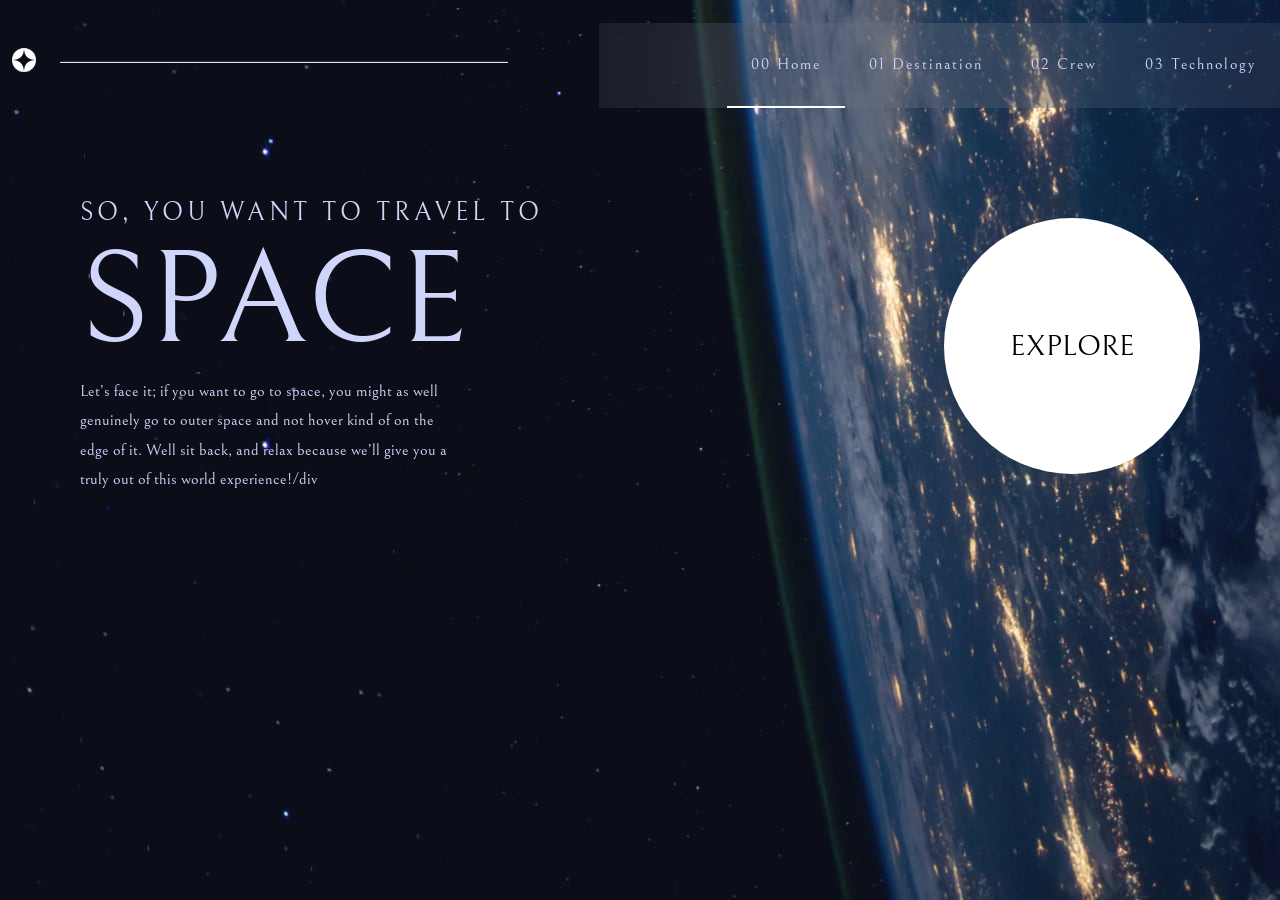
<file: index.html>
<!DOCTYPE html>
<html class="index" lang="en">
  <head>
    <meta charset="UTF-8">
    <meta name="viewport" content="width=device-width, initial-scale=1.0">
    <meta name="robots" content="index, follow">
    <meta name="author" content="omar">
    <meta name="description" content="frontendmentor Challenge">
    <meta name="keywords" content="space_tourism, omar, yama, challenge">
    <link rel="icon" type="image/png" sizes="32x32" href="./assets/favicon-32x32.png">
    <link rel="preload" as="style" href="./css/style.css" onload="this.onload=null;this.rel='stylesheet'">
  </head>
  <body>
    <header>
      <div class="logo"><a href="./index.html"><img src="./assets/shared/logo.svg" loading="lazy" alt="Logo"></a></div>
      <div class="humburger"><img src="./assets/shared/icon-hamburger.svg" loading="lazy" alt=""></div>
      <ul class="nav-links">
        <div class="close"><img src="./assets/shared/icon-close.svg" loading="lazy" alt=""></div>
        <li class="active"><a href="./index.html">00 Home</a></li>
        <li><a href="./destination-moon.html">01 Destination</a></li>
        <li><a href="./crew-commander.html">02 Crew</a></li>
        <li><a href="./technology-vehicle.html">03 Technology</a></li>
      </ul>
    </header>
    <section>
      <div class="content">
        <div class="get-attention">So, you want to travel to</div>
        <div class="space">Space</div>
        <div class="hero">Let’s face it; if you want to go to space, you might as well genuinely go to outer space and not hover kind of on the edge of it. Well sit back, and relax because we’ll give you a truly out of this world experience!/div</div>
      </div>
      <div class="explore"><a class="explore-text" href="./destination-moon.html">Explore</a></div>
    </section>
  </body>
  <script src="./js/main.js" defer></script>
</html>
</file>
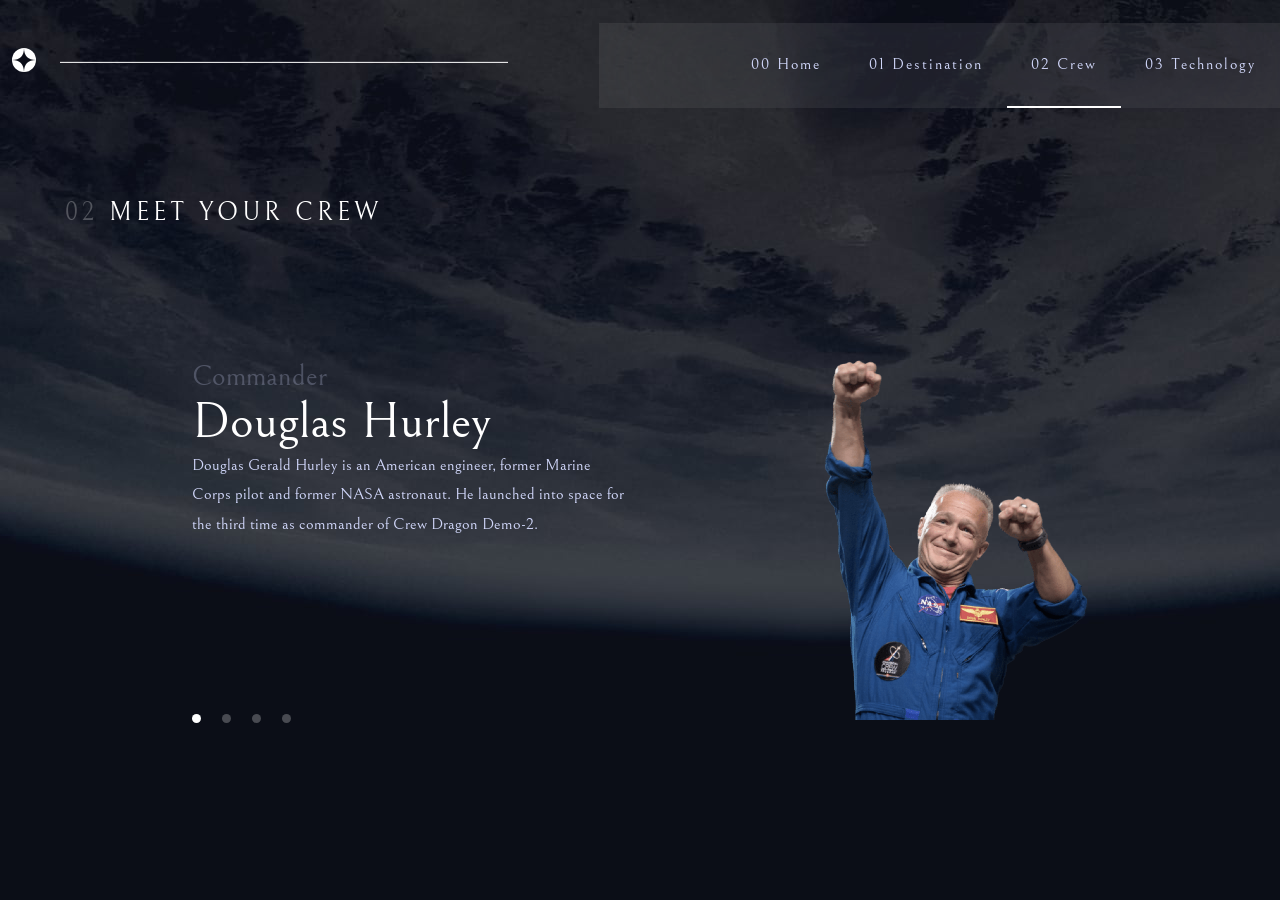
<file: crew-commander.html>
<!DOCTYPE html>
<html class="crew" lang="en">
  <head>
    <meta charset="UTF-8">
    <meta name="viewport" content="width=device-width, initial-scale=1.0">
    <meta name="robots" content="index, follow">
    <meta name="author" content="omar">
    <meta name="description" content="frontendmentor Challenge">
    <meta name="keywords" content="space_tourism, omar, yama, challenge">
    <link rel="icon" type="image/png" sizes="32x32" href="./assets/favicon-32x32.png">
    <link rel="preload" as="style" href="./css/style.css" onload="this.onload=null;this.rel='stylesheet'">
  </head>
  <body>
    <header>
      <div class="logo"><a href="./index.html"><img src="./assets/shared/logo.svg" loading="lazy" alt="Logo"></a></div>
      <div class="humburger"><img src="./assets/shared/icon-hamburger.svg" loading="lazy" alt=""></div>
      <ul class="nav-links">
        <div class="close"><img src="./assets/shared/icon-close.svg" loading="lazy" alt=""></div>
        <li><a href="./index.html">00 Home</a></li>
        <li><a href="./destination-moon.html">01 Destination</a></li>
        <li class="active"><a href="./crew-commander.html">02 Crew</a></li>
        <li><a href="./technology-vehicle.html">03 Technology</a></li>
      </ul>
    </header>
    <p class="title"><span>02</span>  MEET YOUR CREW</p>
    <div class="container">
      <div class="content">
        <div class="explanation">
          <div class="role">COMMANDER</div>
          <div class="name"></div>
          <div class="bio"></div>
        </div>
        <ul class="pagination">
          <li class="active"><a href="./crew-commander.html"></a></li>
          <li><a href="./crew-engineer.html"></a></li>
          <li><a href="./crew-specialist.html"></a></li>
          <li><a href="./crew-pilot.html"></a></li>
        </ul>
      </div>
      <div class="image"><img loading="lazy"></div>
    </div>
    <script>
       fetch('./data.json')
      .then(data => data.json())
      .then(data => {
         let crew = data.crew[0];
         let role = document.querySelector('.container .content .role');
         let name = document.querySelector('.container .content .name');
         let bio = document.querySelector('.container .content .bio');
         let img = document.querySelector('.container .image img');
         role.innerText = crew.role;
         name.innerText = crew.name;
         bio.innerText = crew.bio;
         img.src = crew.images.png;
      }).finally(() => {
      let touchstart = 0;
      let touchend = 0;
      document.addEventListener('touchstart', function(e) {
         touchstart = e.changedTouches[0].screenX;
      });
      
      document.addEventListener('touchend', function(e) {
         if (touchend == touchstart) {
            return true;
         }
      
         try {
         touchend = e.changedTouches[0].screenX;
         // If the touchend position is greater than the touchstart position, it means the user swiped right
         if (touchend < touchstart) {
            document.querySelector('.container .pagination .active').nextElementSibling.firstElementChild.click();
         } else if (touchend > touchstart) {
            document.querySelector('.container .pagination .active').previousElementSibling.firstElementChild.click();
         }
         }
         catch {
            return true;
         }
      });
      });
    </script>
  </body>
  <script src="./js/main.js" defer></script>
</html>
</file>
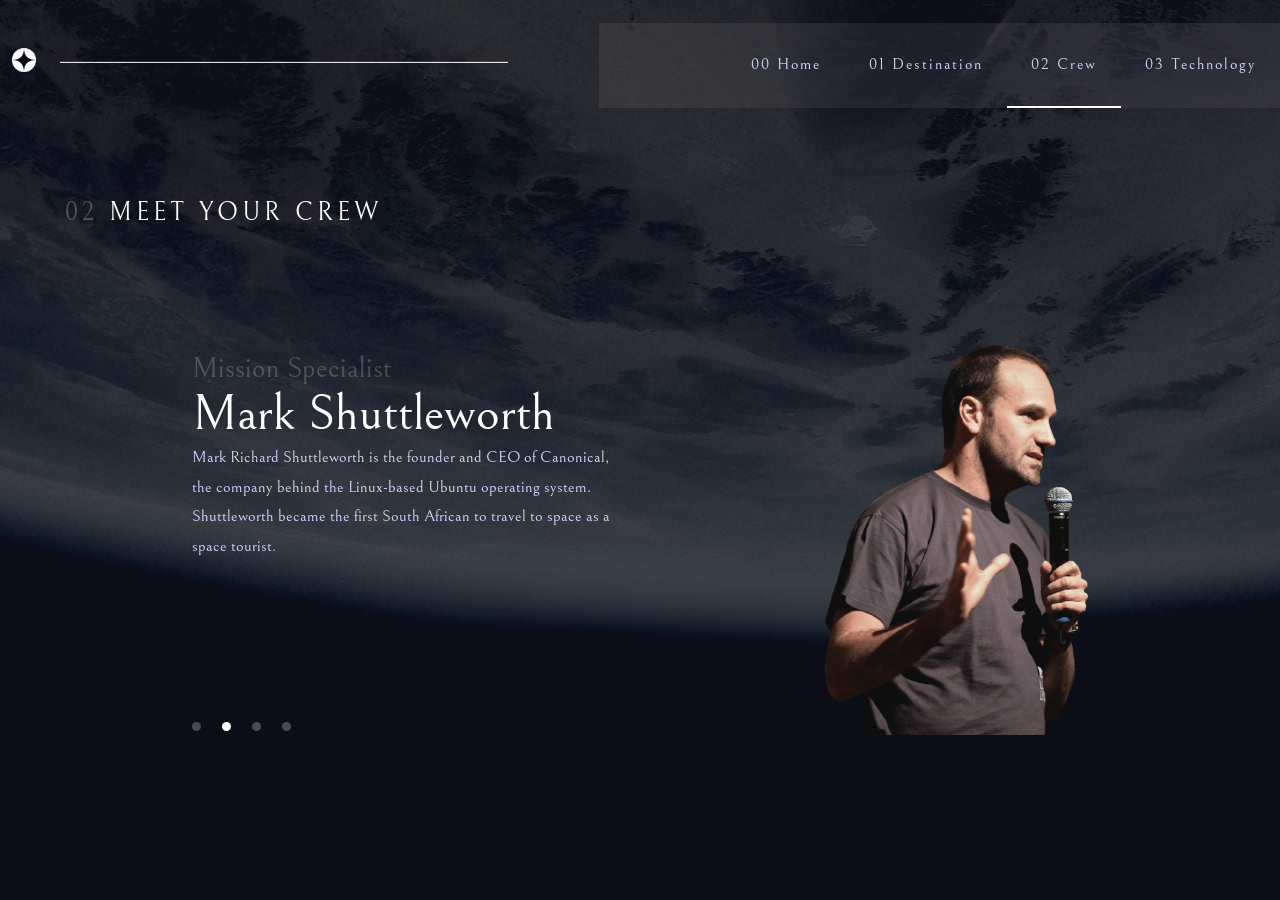
<file: crew-engineer.html>
<!DOCTYPE html>
<html class="crew" lang="en">
  <head>
    <meta charset="UTF-8">
    <meta name="viewport" content="width=device-width, initial-scale=1.0">
    <meta name="robots" content="index, follow">
    <meta name="author" content="omar">
    <meta name="description" content="frontendmentor Challenge">
    <meta name="keywords" content="space_tourism, omar, yama, challenge">
    <link rel="icon" type="image/png" sizes="32x32" href="./assets/favicon-32x32.png">
    <link rel="preload" as="style" href="./css/style.css" onload="this.onload=null;this.rel='stylesheet'">
  </head>
  <body>
    <header>
      <div class="logo"><a href="./index.html"><img src="./assets/shared/logo.svg" loading="lazy" alt="Logo"></a></div>
      <div class="humburger"><img src="./assets/shared/icon-hamburger.svg" loading="lazy" alt=""></div>
      <ul class="nav-links">
        <div class="close"><img src="./assets/shared/icon-close.svg" loading="lazy" alt=""></div>
        <li><a href="./index.html">00 Home</a></li>
        <li><a href="./destination-moon.html">01 Destination</a></li>
        <li class="active"><a href="./crew-commander.html">02 Crew</a></li>
        <li><a href="./technology-vehicle.html">03 Technology</a></li>
      </ul>
    </header>
    <p class="title"><span>02</span>  MEET YOUR CREW</p>
    <div class="container">
      <div class="content">
        <div class="explanation">
          <div class="role">COMMANDER</div>
          <div class="name"></div>
          <div class="bio"></div>
        </div>
        <ul class="pagination">
          <li><a href="./crew-commander.html"></a></li>
          <li class="active"><a href="./crew-engineer.html"></a></li>
          <li><a href="./crew-specialist.html"></a></li>
          <li><a href="./crew-pilot.html"></a></li>
        </ul>
      </div>
      <div class="image"><img loading="lazy"></div>
    </div>
    <script>
       fetch('./data.json')
      .then(data => data.json())
      .then(data => {
         let crew = data.crew[1];
         let role = document.querySelector('.container .content .role');
         let name = document.querySelector('.container .content .name');
         let bio = document.querySelector('.container .content .bio');
         let img = document.querySelector('.container .image img');
         role.innerText = crew.role;
         name.innerText = crew.name;
         bio.innerText = crew.bio;
         img.src = crew.images.png;
      }).finally(() => {
      let touchstart = 0;
      let touchend = 0;
      document.addEventListener('touchstart', function(e) {
         touchstart = e.changedTouches[0].screenX;
      });
      
      document.addEventListener('touchend', function(e) {
         if (touchend == touchstart) {
            return true;
         }
      
         try {
         touchend = e.changedTouches[0].screenX;
         // If the touchend position is greater than the touchstart position, it means the user swiped right
         if (touchend < touchstart) {
            document.querySelector('.container .pagination .active').nextElementSibling.firstElementChild.click();
         } else if (touchend > touchstart) {
            document.querySelector('.container .pagination .active').previousElementSibling.firstElementChild.click();
         }
         }
         catch {
            return true;
         }
      });
      });
    </script>
  </body>
  <script src="./js/main.js" defer></script>
</html>
</file>
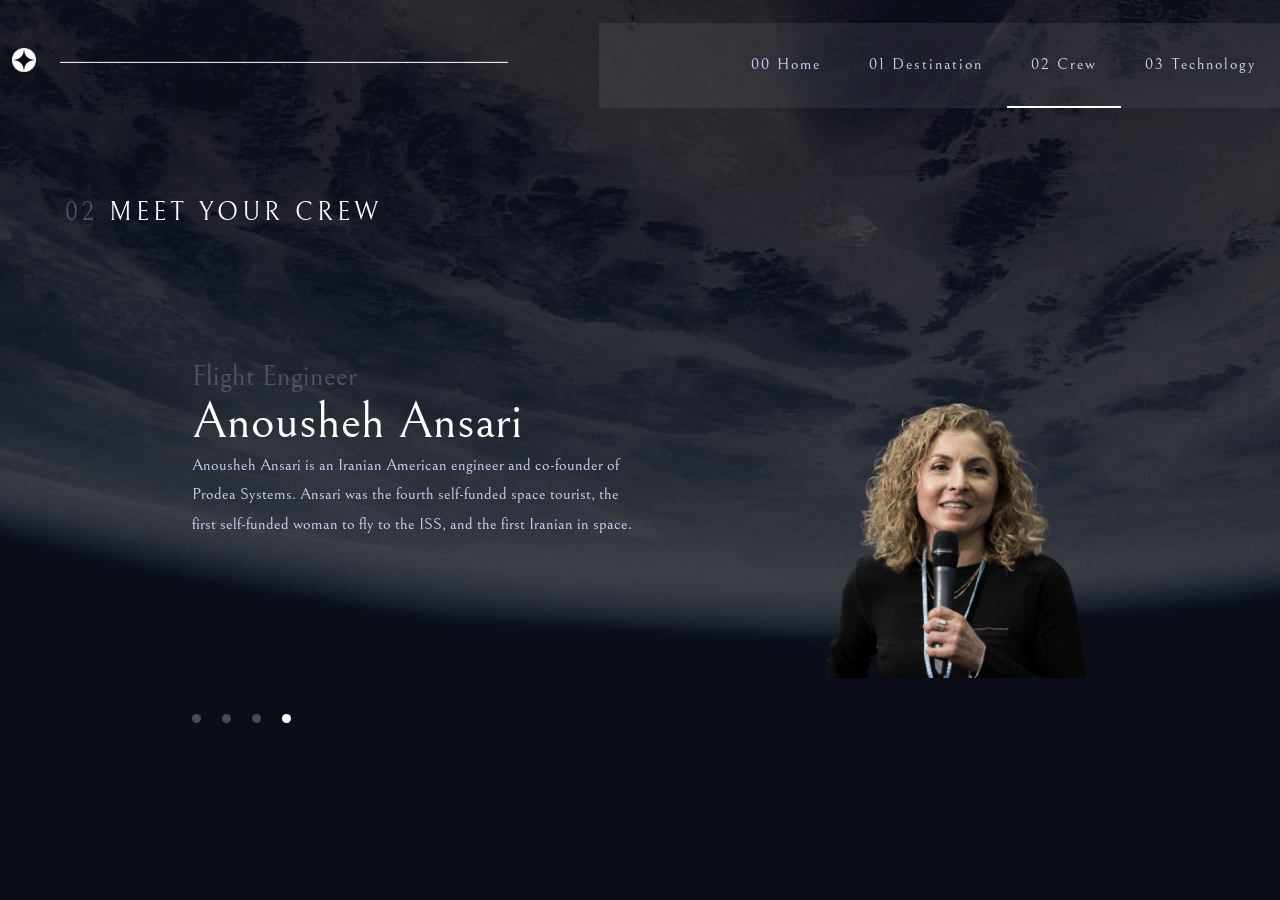
<file: crew-pilot.html>
<!DOCTYPE html>
<html class="crew" lang="en">
  <head>
    <meta charset="UTF-8">
    <meta name="viewport" content="width=device-width, initial-scale=1.0">
    <meta name="robots" content="index, follow">
    <meta name="author" content="omar">
    <meta name="description" content="frontendmentor Challenge">
    <meta name="keywords" content="space_tourism, omar, yama, challenge">
    <link rel="icon" type="image/png" sizes="32x32" href="./assets/favicon-32x32.png">
    <link rel="preload" as="style" href="./css/style.css" onload="this.onload=null;this.rel='stylesheet'">
  </head>
  <body>
    <header>
      <div class="logo"><a href="./index.html"><img src="./assets/shared/logo.svg" loading="lazy" alt="Logo"></a></div>
      <div class="humburger"><img src="./assets/shared/icon-hamburger.svg" loading="lazy" alt=""></div>
      <ul class="nav-links">
        <div class="close"><img src="./assets/shared/icon-close.svg" loading="lazy" alt=""></div>
        <li><a href="./index.html">00 Home</a></li>
        <li><a href="./destination-moon.html">01 Destination</a></li>
        <li class="active"><a href="./crew-commander.html">02 Crew</a></li>
        <li><a href="./technology-vehicle.html">03 Technology</a></li>
      </ul>
    </header>
    <p class="title"><span>02</span>  MEET YOUR CREW</p>
    <div class="container">
      <div class="content">
        <div class="explanation">
          <div class="role">COMMANDER</div>
          <div class="name"></div>
          <div class="bio"></div>
        </div>
        <ul class="pagination">
          <li><a href="./crew-commander.html"></a></li>
          <li><a href="./crew-engineer.html"></a></li>
          <li><a href="./crew-specialist.html"></a></li>
          <li class="active"><a href="./crew-pilot.html"></a></li>
        </ul>
      </div>
      <div class="image"><img loading="lazy"></div>
    </div>
    <script>
       fetch('./data.json')
      .then(data => data.json())
      .then(data => {
         let crew = data.crew[3];
         let role = document.querySelector('.container .content .role');
         let name = document.querySelector('.container .content .name');
         let bio = document.querySelector('.container .content .bio');
         let img = document.querySelector('.container .image img');
         role.innerText = crew.role;
         name.innerText = crew.name;
         bio.innerText = crew.bio;
         img.src = crew.images.png;
      }).finally(() => {
      let touchstart = 0;
      let touchend = 0;
      document.addEventListener('touchstart', function(e) {
         touchstart = e.changedTouches[0].screenX;
      });
      
      document.addEventListener('touchend', function(e) {
         if (touchend == touchstart) {
            return true;
         }
      
         try {
         touchend = e.changedTouches[0].screenX;
         // If the touchend position is greater than the touchstart position, it means the user swiped right
         if (touchend < touchstart) {
            document.querySelector('.container .pagination .active').nextElementSibling.firstElementChild.click();
         } else if (touchend > touchstart) {
            document.querySelector('.container .pagination .active').previousElementSibling.firstElementChild.click();
         }
         }
         catch {
            return true;
         }
      });
      });
    </script>
  </body>
  <script src="./js/main.js" defer></script>
</html>
</file>
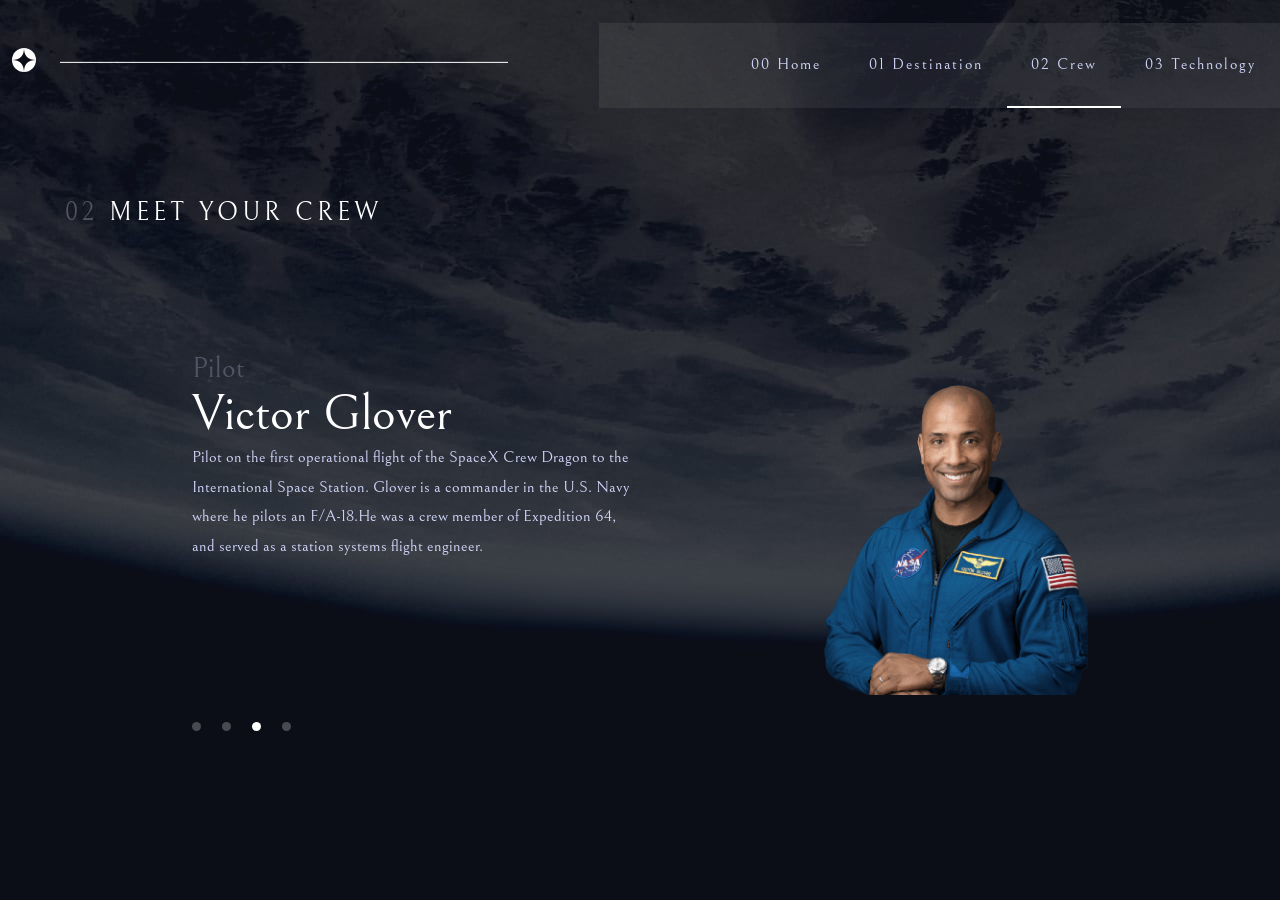
<file: crew-specialist.html>
<!DOCTYPE html>
<html class="crew" lang="en">
  <head>
    <meta charset="UTF-8">
    <meta name="viewport" content="width=device-width, initial-scale=1.0">
    <meta name="robots" content="index, follow">
    <meta name="author" content="omar">
    <meta name="description" content="frontendmentor Challenge">
    <meta name="keywords" content="space_tourism, omar, yama, challenge">
    <link rel="icon" type="image/png" sizes="32x32" href="./assets/favicon-32x32.png">
    <link rel="preload" as="style" href="./css/style.css" onload="this.onload=null;this.rel='stylesheet'">
  </head>
  <body>
    <header>
      <div class="logo"><a href="./index.html"><img src="./assets/shared/logo.svg" loading="lazy" alt="Logo"></a></div>
      <div class="humburger"><img src="./assets/shared/icon-hamburger.svg" loading="lazy" alt=""></div>
      <ul class="nav-links">
        <div class="close"><img src="./assets/shared/icon-close.svg" loading="lazy" alt=""></div>
        <li><a href="./index.html">00 Home</a></li>
        <li><a href="./destination-moon.html">01 Destination</a></li>
        <li class="active"><a href="./crew-commander.html">02 Crew</a></li>
        <li><a href="./technology-vehicle.html">03 Technology</a></li>
      </ul>
    </header>
    <p class="title"><span>02</span>  MEET YOUR CREW</p>
    <div class="container">
      <div class="content">
        <div class="explanation">
          <div class="role">COMMANDER</div>
          <div class="name"></div>
          <div class="bio"></div>
        </div>
        <ul class="pagination">
          <li><a href="./crew-commander.html"></a></li>
          <li><a href="./crew-engineer.html"></a></li>
          <li class="active"><a href="./crew-specialist.html"></a></li>
          <li><a href="./crew-pilot.html"></a></li>
        </ul>
      </div>
      <div class="image"><img loading="lazy"></div>
    </div>
    <script>
       fetch('./data.json')
      .then(data => data.json())
      .then(data => {
         let crew = data.crew[2];
         let role = document.querySelector('.container .content .role');
         let name = document.querySelector('.container .content .name');
         let bio = document.querySelector('.container .content .bio');
         let img = document.querySelector('.container .image img');
         role.innerText = crew.role;
         name.innerText = crew.name;
         bio.innerText = crew.bio;
         img.src = crew.images.png;
      }).finally(() => {
      let touchstart = 0;
      let touchend = 0;
      document.addEventListener('touchstart', function(e) {
         touchstart = e.changedTouches[0].screenX;
      });
      
      document.addEventListener('touchend', function(e) {
         if (touchend == touchstart) {
            return true;
         }
      
         try {
         touchend = e.changedTouches[0].screenX;
         // If the touchend position is greater than the touchstart position, it means the user swiped right
         if (touchend < touchstart) {
            document.querySelector('.container .pagination .active').nextElementSibling.firstElementChild.click();
         } else if (touchend > touchstart) {
            document.querySelector('.container .pagination .active').previousElementSibling.firstElementChild.click();
         }
         }
         catch {
            return true;
         }
      });
      });
    </script>
  </body>
  <script src="./js/main.js" defer></script>
</html>
</file>
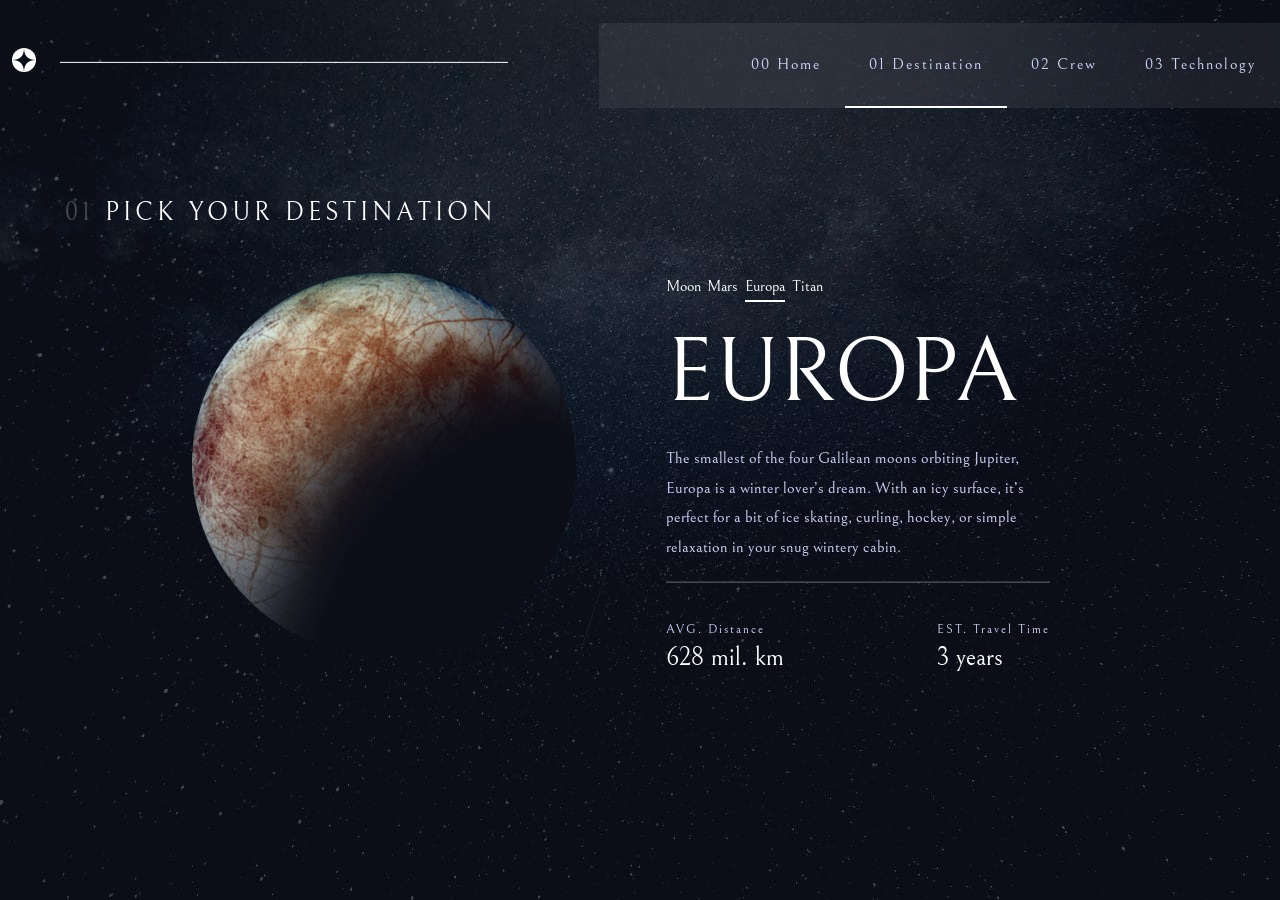
<file: destination-europa.html>
<!DOCTYPE html>
<html class="destination" lang="en">
  <head>
    <meta charset="UTF-8">
    <meta name="viewport" content="width=device-width, initial-scale=1.0">
    <meta name="robots" content="index, follow">
    <meta name="author" content="omar">
    <meta name="description" content="frontendmentor Challenge">
    <meta name="keywords" content="space_tourism, omar, yama, challenge">
    <link rel="icon" type="image/png" sizes="32x32" href="./assets/favicon-32x32.png">
    <link rel="preload" as="style" href="./css/style.css" onload="this.onload=null;this.rel='stylesheet'">
  </head>
  <body>
    <header>
      <div class="logo"><a href="./index.html"><img src="./assets/shared/logo.svg" loading="lazy" alt="Logo"></a></div>
      <div class="humburger"><img src="./assets/shared/icon-hamburger.svg" loading="lazy" alt=""></div>
      <ul class="nav-links">
        <div class="close"><img src="./assets/shared/icon-close.svg" loading="lazy" alt=""></div>
        <li><a href="./index.html">00 Home</a></li>
        <li class="active"><a href="./destination-moon.html">01 Destination</a></li>
        <li><a href="./crew-commander.html">02 Crew</a></li>
        <li><a href="./technology-vehicle.html">03 Technology</a></li>
      </ul>
    </header>
    <p class="title"><span>01</span>  PICK YOUR DESTINATION</p>
    <div class="des_container">
      <div class="destination"><img class="destination-img" src="./assets/destination/image-moon.png" loading="lazy" alt="Moon">
        <div class="destination-cont">
          <ul class="destinations">
            <li><a href="./destination-moon.html">Moon</a></li>
            <li><a href="./destination-mars.html">Mars</a></li>
            <li class="active"><a href="./destination-europa.html">Europa</a></li>
            <li><a href="./destination-titan.html">Titan</a></li>
          </ul>
          <div class="des_info">
            <div class="name">MOON</div>
            <p class="description"></p>
            <hr>
            <div class="info">
              <div class="distance">
                <p class="title">AVG. Distance</p>
                <p class="text"></p>
              </div>
              <div class="travel-time">
                <p class="title">EST. Travel Time</p>
                <p class="text"></p>
              </div>
            </div>
          </div>
        </div>
      </div>
    </div>
    <script>
      fetch('./data.json')
      .then(response => response.json())
      .then(data => {
         const destination = data.destinations[2]
         const name = document.querySelector('.name');
         const img = document.querySelector('.destination-img');
         const distance = document.querySelector('.distance .text');
         const travelTime = document.querySelector('.travel-time .text');
         const description = document.querySelector('.description');
         distance.innerHTML = destination.distance
         travelTime.innerHTML = destination.travel
         description.innerHTML = destination.description
         name.innerHTML = destination.name
         img.src = destination.images.png
      })
    </script>
  </body>
  <script src="./js/main.js" defer></script>
</html>
</file>
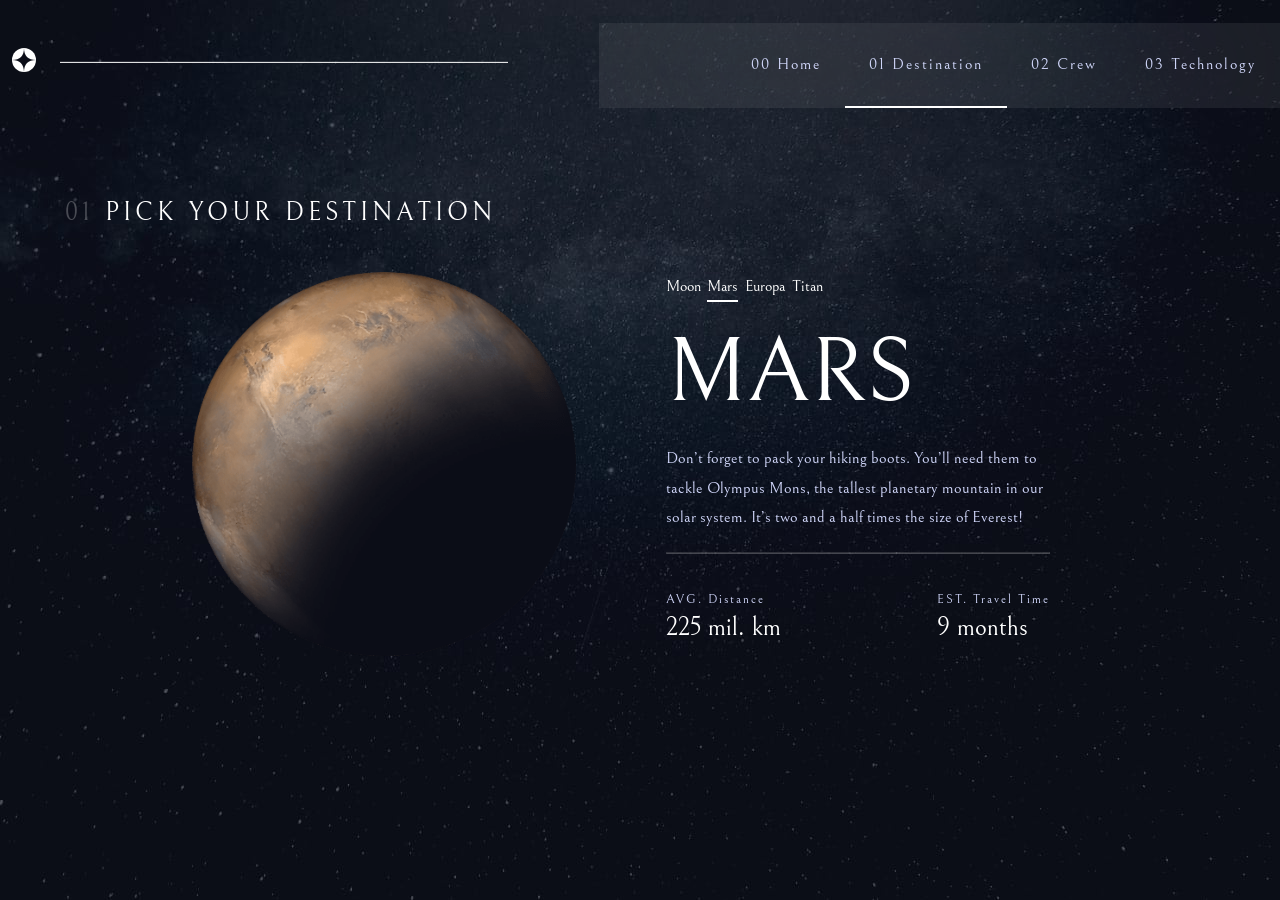
<file: destination-mars.html>
<!DOCTYPE html>
<html class="destination" lang="en">
  <head>
    <meta charset="UTF-8">
    <meta name="viewport" content="width=device-width, initial-scale=1.0">
    <meta name="robots" content="index, follow">
    <meta name="author" content="omar">
    <meta name="description" content="frontendmentor Challenge">
    <meta name="keywords" content="space_tourism, omar, yama, challenge">
    <link rel="icon" type="image/png" sizes="32x32" href="./assets/favicon-32x32.png">
    <link rel="preload" as="style" href="./css/style.css" onload="this.onload=null;this.rel='stylesheet'">
  </head>
  <body>
    <header>
      <div class="logo"><a href="./index.html"><img src="./assets/shared/logo.svg" loading="lazy" alt="Logo"></a></div>
      <div class="humburger"><img src="./assets/shared/icon-hamburger.svg" loading="lazy" alt=""></div>
      <ul class="nav-links">
        <div class="close"><img src="./assets/shared/icon-close.svg" loading="lazy" alt=""></div>
        <li><a href="./index.html">00 Home</a></li>
        <li class="active"><a href="./destination-moon.html">01 Destination</a></li>
        <li><a href="./crew-commander.html">02 Crew</a></li>
        <li><a href="./technology-vehicle.html">03 Technology</a></li>
      </ul>
    </header>
    <p class="title"><span>01</span>  PICK YOUR DESTINATION</p>
    <div class="des_container">
      <div class="destination"><img class="destination-img" src="./assets/destination/image-moon.png" loading="lazy" alt="Moon">
        <div class="destination-cont">
          <ul class="destinations">
            <li><a href="./destination-moon.html">Moon</a></li>
            <li class="active"><a href="./destination-mars.html">Mars</a></li>
            <li><a href="./destination-europa.html">Europa</a></li>
            <li><a href="./destination-titan.html">Titan</a></li>
          </ul>
          <div class="des_info">
            <div class="name">MOON</div>
            <p class="description"></p>
            <hr>
            <div class="info">
              <div class="distance">
                <p class="title">AVG. Distance</p>
                <p class="text"></p>
              </div>
              <div class="travel-time">
                <p class="title">EST. Travel Time</p>
                <p class="text"></p>
              </div>
            </div>
          </div>
        </div>
      </div>
    </div>
    <script>
      fetch('./data.json')
      .then(response => response.json())
      .then(data => {
         const destination = data.destinations[1]
         const name = document.querySelector('.name');
         const img = document.querySelector('.destination-img');
         const distance = document.querySelector('.distance .text');
         const travelTime = document.querySelector('.travel-time .text');
         const description = document.querySelector('.description');
         distance.innerHTML = destination.distance
         travelTime.innerHTML = destination.travel
         description.innerHTML = destination.description
         name.innerHTML = destination.name
         img.src = destination.images.png
      })
    </script>
  </body>
  <script src="./js/main.js" defer></script>
</html>
</file>
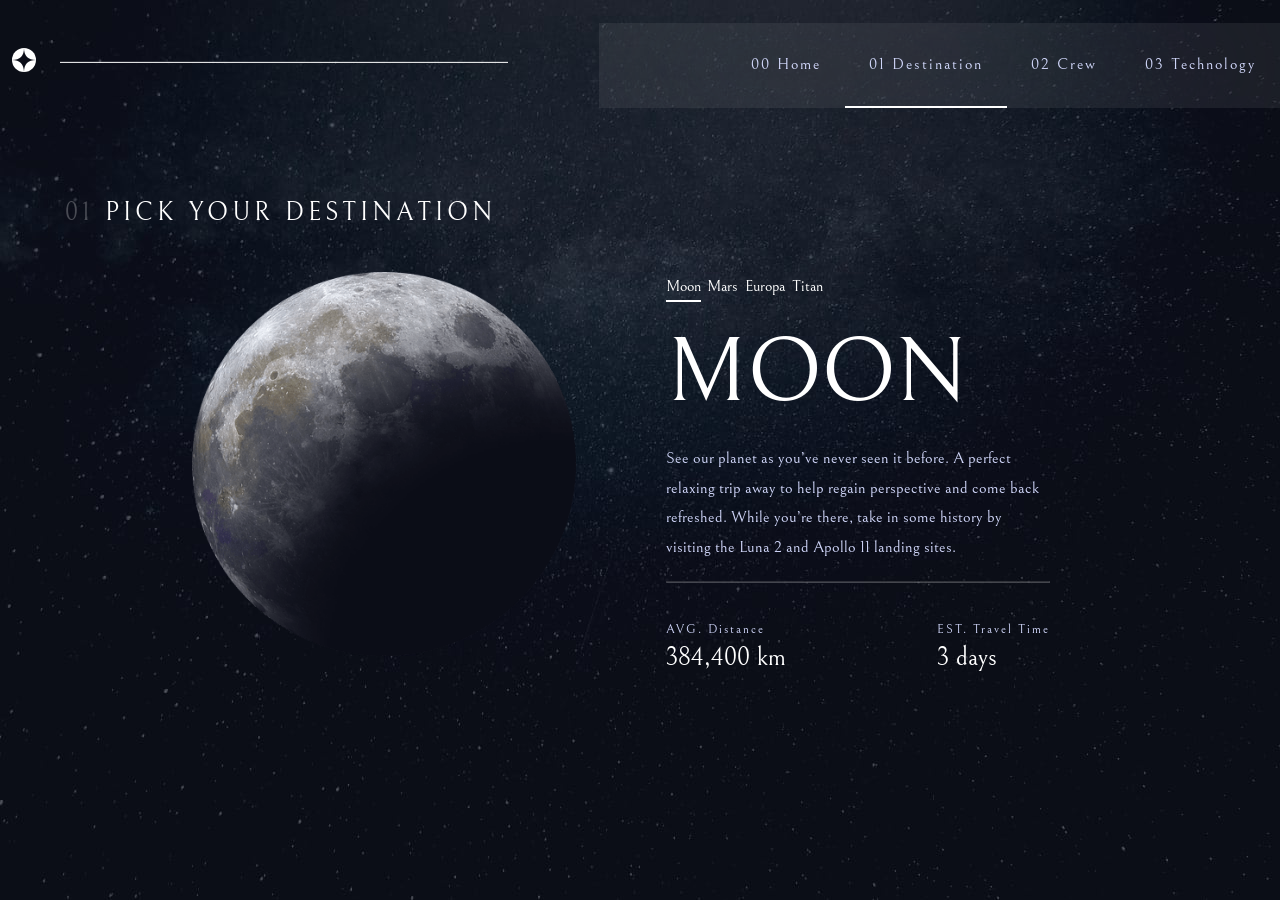
<file: destination-moon.html>
<!DOCTYPE html>
<html class="destination" lang="en">
  <head>
    <meta charset="UTF-8">
    <meta name="viewport" content="width=device-width, initial-scale=1.0">
    <meta name="robots" content="index, follow">
    <meta name="author" content="omar">
    <meta name="description" content="frontendmentor Challenge">
    <meta name="keywords" content="space_tourism, omar, yama, challenge">
    <link rel="icon" type="image/png" sizes="32x32" href="./assets/favicon-32x32.png">
    <link rel="preload" as="style" href="./css/style.css" onload="this.onload=null;this.rel='stylesheet'">
  </head>
  <body>
    <header>
      <div class="logo"><a href="./index.html"><img src="./assets/shared/logo.svg" loading="lazy" alt="Logo"></a></div>
      <div class="humburger"><img src="./assets/shared/icon-hamburger.svg" loading="lazy" alt=""></div>
      <ul class="nav-links">
        <div class="close"><img src="./assets/shared/icon-close.svg" loading="lazy" alt=""></div>
        <li><a href="./index.html">00 Home</a></li>
        <li class="active"><a href="./destination-moon.html">01 Destination</a></li>
        <li><a href="./crew-commander.html">02 Crew</a></li>
        <li><a href="./technology-vehicle.html">03 Technology</a></li>
      </ul>
    </header>
    <p class="title"><span>01</span>  PICK YOUR DESTINATION</p>
    <div class="des_container">
      <div class="destination"><img class="destination-img" src="./assets/destination/image-moon.png" loading="lazy" alt="Moon">
        <div class="destination-cont">
          <ul class="destinations">
            <li class="active"><a href="./destination-moon.html">Moon</a></li>
            <li><a href="./destination-mars.html">Mars</a></li>
            <li><a href="./destination-europa.html">Europa</a></li>
            <li><a href="./destination-titan.html">Titan</a></li>
          </ul>
          <div class="des_info">
            <div class="name">MOON</div>
            <p class="description"></p>
            <hr>
            <div class="info">
              <div class="distance">
                <p class="title">AVG. Distance</p>
                <p class="text"></p>
              </div>
              <div class="travel-time">
                <p class="title">EST. Travel Time</p>
                <p class="text"></p>
              </div>
            </div>
          </div>
        </div>
      </div>
    </div>
    <script>
      fetch('./data.json')
      .then(response => response.json())
      .then(data => {
         const destination = data.destinations[0]
         const name = document.querySelector('.name');
         const img = document.querySelector('.destination-img');
         const distance = document.querySelector('.distance .text');
         const travelTime = document.querySelector('.travel-time .text');
         const description = document.querySelector('.description');
         distance.innerHTML = destination.distance
         travelTime.innerHTML = destination.travel
         description.innerHTML = destination.description
         name.innerHTML = destination.name
         img.src = destination.images.png
      })
    </script>
  </body>
  <script src="./js/main.js" defer></script>
</html>
</file>
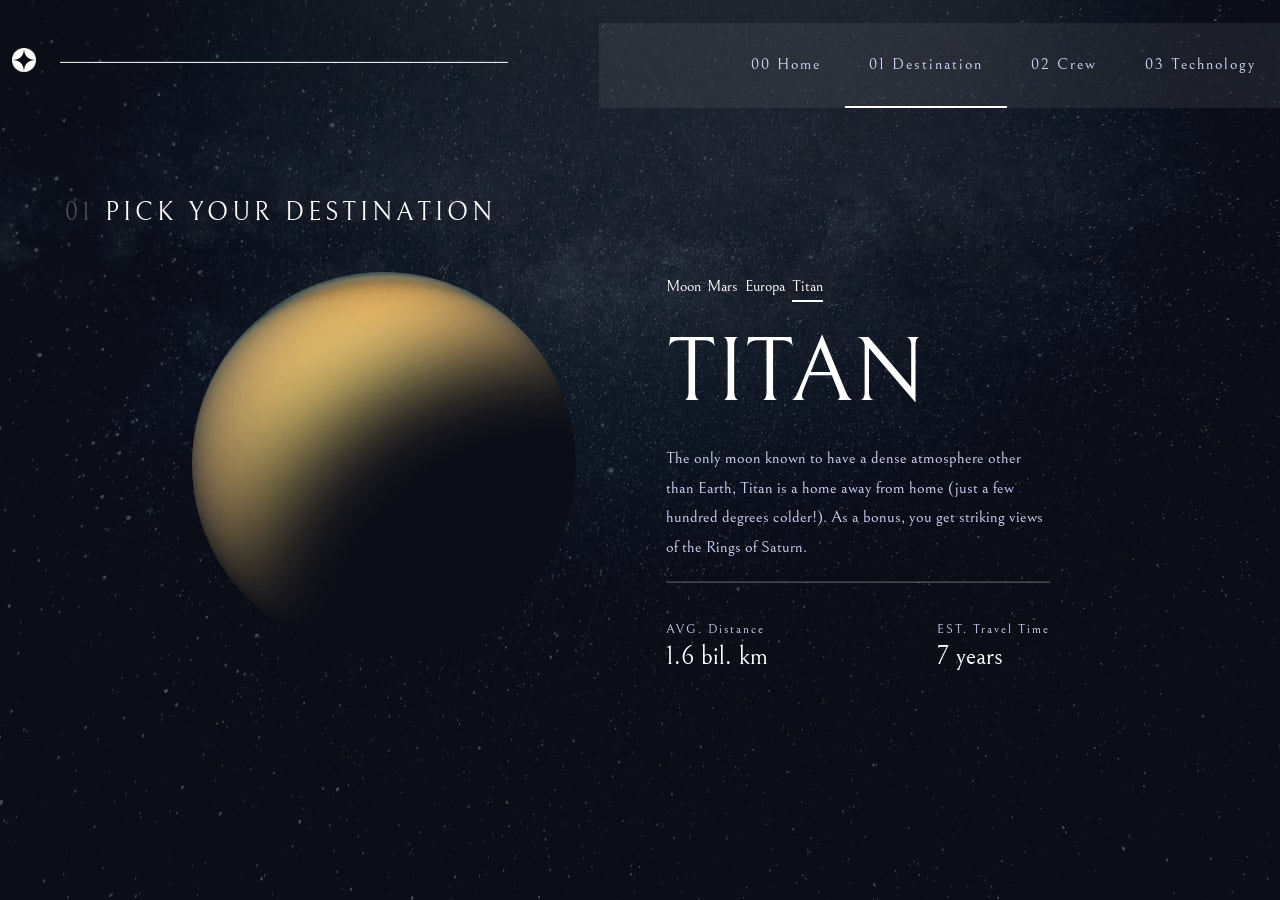
<file: destination-titan.html>
<!DOCTYPE html>
<html class="destination" lang="en">
  <head>
    <meta charset="UTF-8">
    <meta name="viewport" content="width=device-width, initial-scale=1.0">
    <meta name="robots" content="index, follow">
    <meta name="author" content="omar">
    <meta name="description" content="frontendmentor Challenge">
    <meta name="keywords" content="space_tourism, omar, yama, challenge">
    <link rel="icon" type="image/png" sizes="32x32" href="./assets/favicon-32x32.png">
    <link rel="preload" as="style" href="./css/style.css" onload="this.onload=null;this.rel='stylesheet'">
  </head>
  <body>
    <header>
      <div class="logo"><a href="./index.html"><img src="./assets/shared/logo.svg" loading="lazy" alt="Logo"></a></div>
      <div class="humburger"><img src="./assets/shared/icon-hamburger.svg" loading="lazy" alt=""></div>
      <ul class="nav-links">
        <div class="close"><img src="./assets/shared/icon-close.svg" loading="lazy" alt=""></div>
        <li><a href="./index.html">00 Home</a></li>
        <li class="active"><a href="./destination-moon.html">01 Destination</a></li>
        <li><a href="./crew-commander.html">02 Crew</a></li>
        <li><a href="./technology-vehicle.html">03 Technology</a></li>
      </ul>
    </header>
    <p class="title"><span>01</span>  PICK YOUR DESTINATION</p>
    <div class="des_container">
      <div class="destination"><img class="destination-img" src="./assets/destination/image-moon.png" loading="lazy" alt="Moon">
        <div class="destination-cont">
          <ul class="destinations">
            <li><a href="./destination-moon.html">Moon</a></li>
            <li><a href="./destination-mars.html">Mars</a></li>
            <li><a href="./destination-europa.html">Europa</a></li>
            <li class="active"><a href="./destination-titan.html">Titan</a></li>
          </ul>
          <div class="des_info">
            <div class="name">MOON</div>
            <p class="description"></p>
            <hr>
            <div class="info">
              <div class="distance">
                <p class="title">AVG. Distance</p>
                <p class="text"></p>
              </div>
              <div class="travel-time">
                <p class="title">EST. Travel Time</p>
                <p class="text"></p>
              </div>
            </div>
          </div>
        </div>
      </div>
    </div>
    <script>
      fetch('./data.json')
      .then(response => response.json())
      .then(data => {
         const destination = data.destinations[3]
         const name = document.querySelector('.name');
         const img = document.querySelector('.destination-img');
         const distance = document.querySelector('.distance .text');
         const travelTime = document.querySelector('.travel-time .text');
         const description = document.querySelector('.description');
         distance.innerHTML = destination.distance
         travelTime.innerHTML = destination.travel
         description.innerHTML = destination.description
         name.innerHTML = destination.name
         img.src = destination.images.png
      })
    </script>
  </body>
  <script src="./js/main.js" defer></script>
</html>
</file>
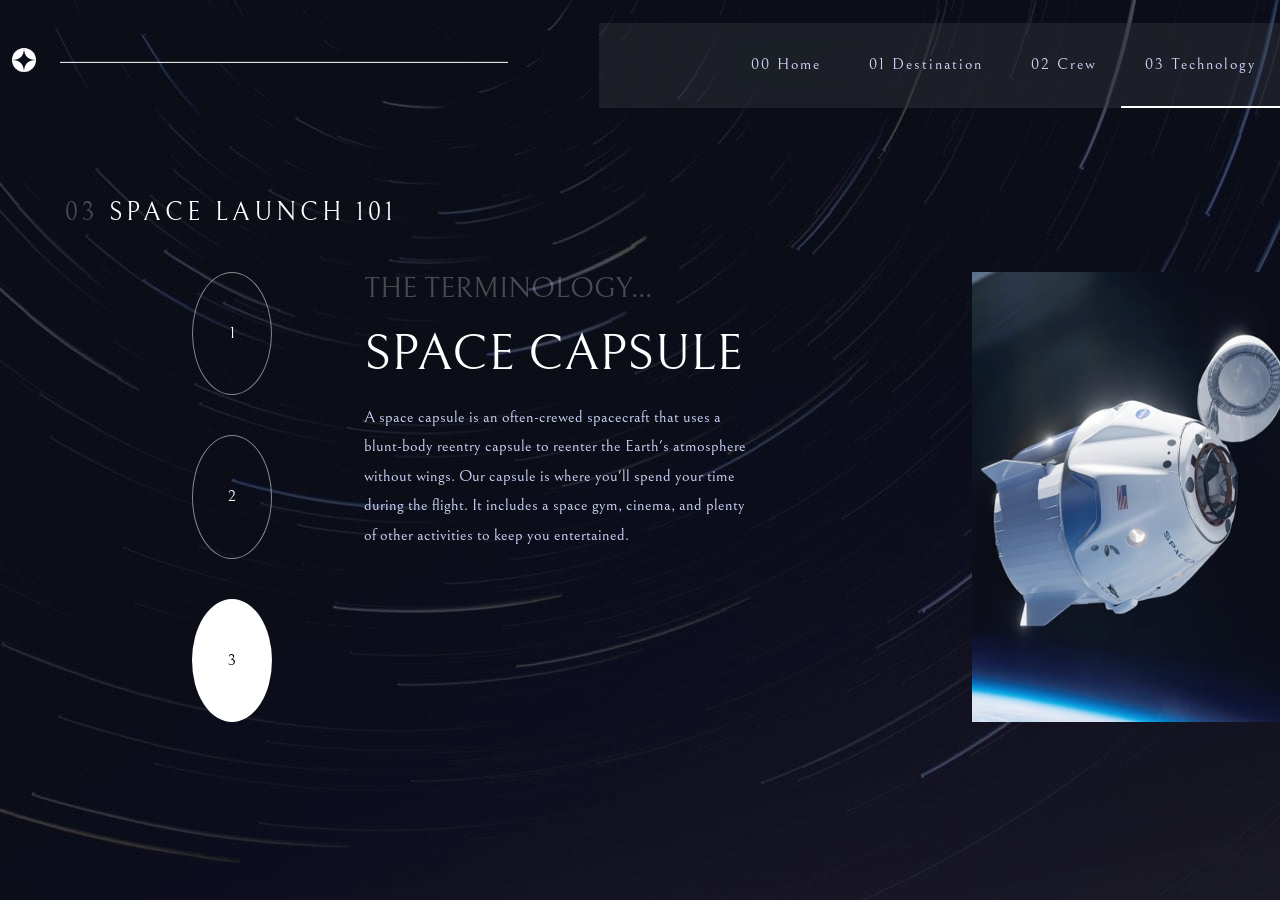
<file: technology-capsule.html>
<!DOCTYPE html>
<html class="technology" lang="en">
  <head>
    <meta charset="UTF-8">
    <meta name="viewport" content="width=device-width, initial-scale=1.0">
    <meta name="robots" content="index, follow">
    <meta name="author" content="omar">
    <meta name="description" content="frontendmentor Challenge">
    <meta name="keywords" content="space_tourism, omar, yama, challenge">
    <link rel="icon" type="image/png" sizes="32x32" href="./assets/favicon-32x32.png">
    <link rel="preload" as="style" href="./css/style.css" onload="this.onload=null;this.rel='stylesheet'">
  </head>
  <body>
    <header>
      <div class="logo"><a href="./index.html"><img src="./assets/shared/logo.svg" loading="lazy" alt="Logo"></a></div>
      <div class="humburger"><img src="./assets/shared/icon-hamburger.svg" loading="lazy" alt=""></div>
      <ul class="nav-links">
        <div class="close"><img src="./assets/shared/icon-close.svg" loading="lazy" alt=""></div>
        <li><a href="./index.html">00 Home</a></li>
        <li><a href="./destination-moon.html">01 Destination</a></li>
        <li><a href="./crew-commander.html">02 Crew</a></li>
        <li class="active"><a href="./technology-vehicle.html">03 Technology</a></li>
      </ul>
    </header>
    <p class="title"><span>03</span>  SPACE LAUNCH 101</p>
    <div class="container">
      <div class="content">
        <ul class="pagination">
          <li><a href="./technology-vehicle.html">1</a></li>
          <li><a href="./technology-spaceport.html">2</a></li>
          <li class="active"><a href="./technology-capsule.html">3</a></li>
        </ul>
        <div class="explanation">
          <div class="commander">THE TERMINOLOGY...</div>
          <div class="name"></div>
          <div class="description"></div>
        </div>
      </div>
      <div class="image"><img loading="lazy" alt="technology image"></div>
    </div>
    <script>
      let name = document.querySelector('.container .content .name');
      let description = document.querySelector('.container .content .description');
      let img = document.querySelector('.container .image img');
      fetch('./data.json')
      .then(data => data.json())
      .then(data => {
         let tech = data.technology[2];
         name.innerText = tech.name;
         description.innerText = tech.description;
         console.log(document.body.offsetWidth);
         img.dataset.portrait = tech.images.portrait;
         img.dataset.landscape = tech.images.landscape;
         if (document.body.offsetWidth > 978) {
            img.src = tech.images.portrait;
         } else {
            img.src = tech.images.landscape;
         }
      });
      document.body.onresize = function(e) {
         if (document.body.offsetWidth > 978) {
            img.src = img.dataset.portrait;
         } else {
            img.src = img.dataset.landscape;
         }
      }
    </script>
  </body>
  <script src="./js/main.js" defer></script>
</html>
</file>
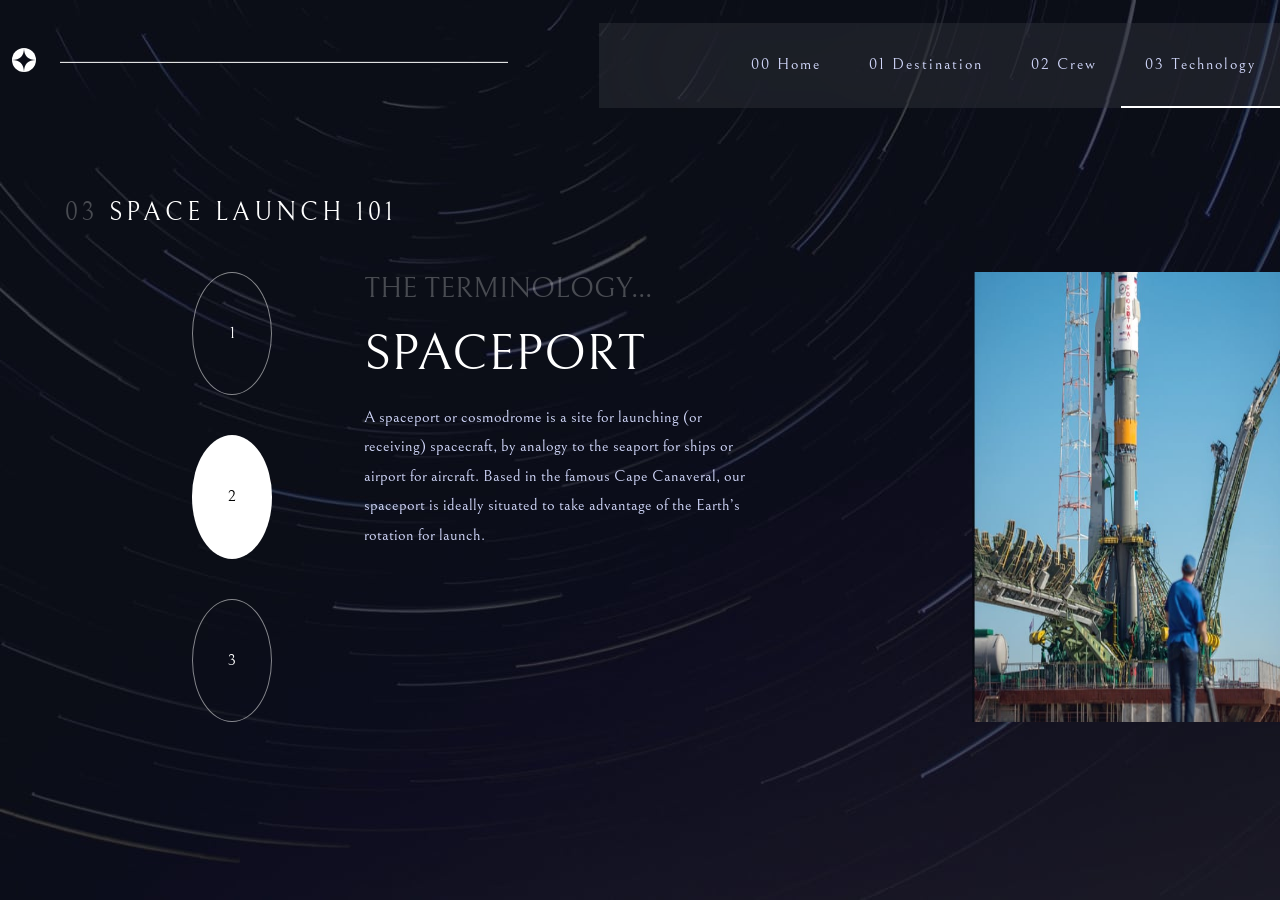
<file: technology-spaceport.html>
<!DOCTYPE html>
<html class="technology" lang="en">
  <head>
    <meta charset="UTF-8">
    <meta name="viewport" content="width=device-width, initial-scale=1.0">
    <meta name="robots" content="index, follow">
    <meta name="author" content="omar">
    <meta name="description" content="frontendmentor Challenge">
    <meta name="keywords" content="space_tourism, omar, yama, challenge">
    <link rel="icon" type="image/png" sizes="32x32" href="./assets/favicon-32x32.png">
    <link rel="preload" as="style" href="./css/style.css" onload="this.onload=null;this.rel='stylesheet'">
  </head>
  <body>
    <header>
      <div class="logo"><a href="./index.html"><img src="./assets/shared/logo.svg" loading="lazy" alt="Logo"></a></div>
      <div class="humburger"><img src="./assets/shared/icon-hamburger.svg" loading="lazy" alt=""></div>
      <ul class="nav-links">
        <div class="close"><img src="./assets/shared/icon-close.svg" loading="lazy" alt=""></div>
        <li><a href="./index.html">00 Home</a></li>
        <li><a href="./destination-moon.html">01 Destination</a></li>
        <li><a href="./crew-commander.html">02 Crew</a></li>
        <li class="active"><a href="./technology-vehicle.html">03 Technology</a></li>
      </ul>
    </header>
    <p class="title"><span>03</span>  SPACE LAUNCH 101</p>
    <div class="container">
      <div class="content">
        <ul class="pagination">
          <li><a href="./technology-vehicle.html">1</a></li>
          <li class="active"><a href="./technology-spaceport.html">2</a></li>
          <li><a href="./technology-capsule.html">3</a></li>
        </ul>
        <div class="explanation">
          <div class="commander">THE TERMINOLOGY...</div>
          <div class="name"></div>
          <div class="description"></div>
        </div>
      </div>
      <div class="image"><img loading="lazy" alt="technology image"></div>
    </div>
    <script>
      let name = document.querySelector('.container .content .name');
      let description = document.querySelector('.container .content .description');
      let img = document.querySelector('.container .image img');
      fetch('./data.json')
      .then(data => data.json())
      .then(data => {
         let tech = data.technology[1];
         name.innerText = tech.name;
         description.innerText = tech.description;
         console.log(document.body.offsetWidth);
         img.dataset.portrait = tech.images.portrait;
         img.dataset.landscape = tech.images.landscape;
         if (document.body.offsetWidth > 978) {
            img.src = tech.images.portrait;
         } else {
            img.src = tech.images.landscape;
         }
      });
      document.body.onresize = function(e) {
         if (document.body.offsetWidth > 978) {
            img.src = img.dataset.portrait;
         } else {
            img.src = img.dataset.landscape;
         }
      }
    </script>
  </body>
  <script src="./js/main.js" defer></script>
</html>
</file>
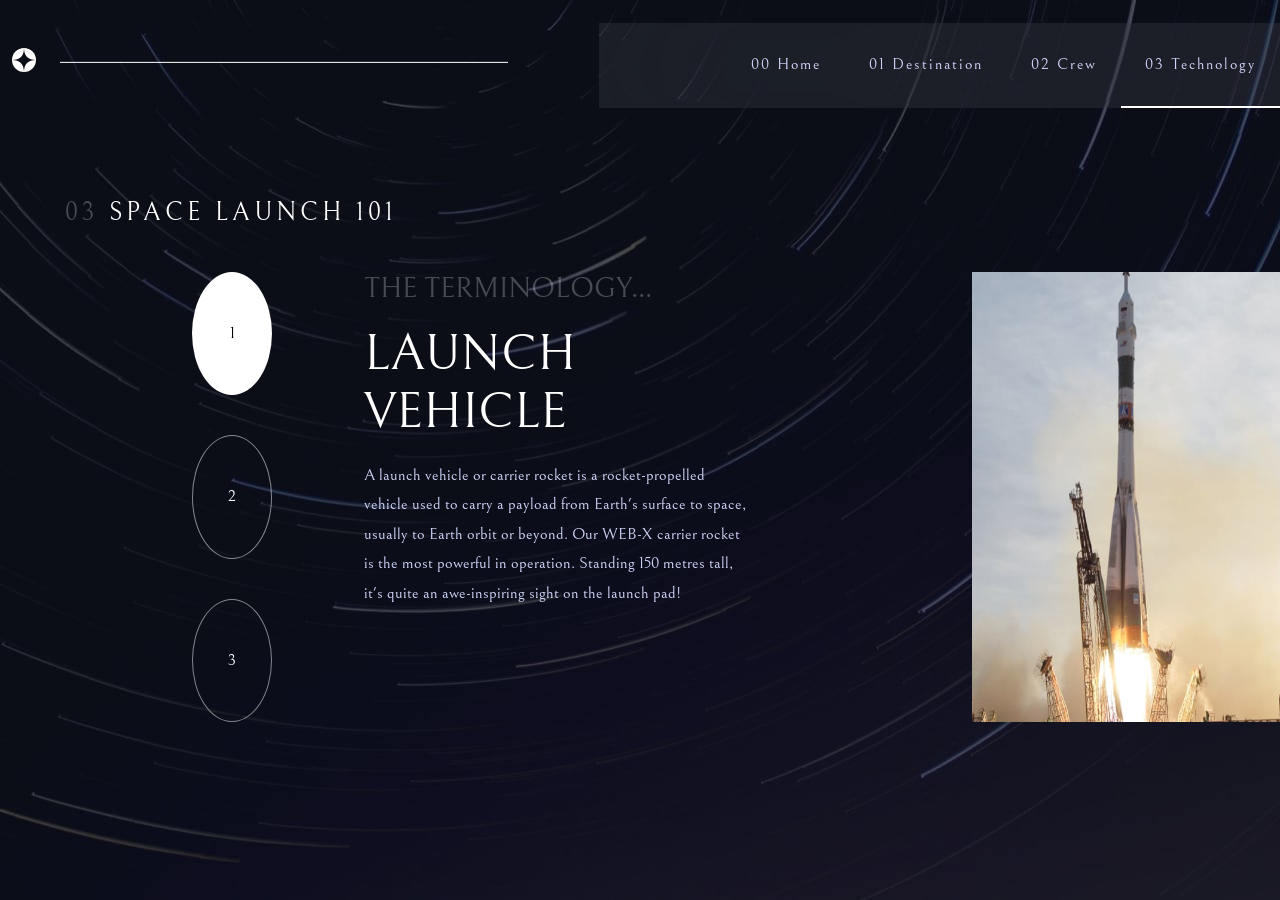
<file: technology-vehicle.html>
<!DOCTYPE html>
<html class="technology" lang="en">
  <head>
    <meta charset="UTF-8">
    <meta name="viewport" content="width=device-width, initial-scale=1.0">
    <meta name="robots" content="index, follow">
    <meta name="author" content="omar">
    <meta name="description" content="frontendmentor Challenge">
    <meta name="keywords" content="space_tourism, omar, yama, challenge">
    <link rel="icon" type="image/png" sizes="32x32" href="./assets/favicon-32x32.png">
    <link rel="preload" as="style" href="./css/style.css" onload="this.onload=null;this.rel='stylesheet'">
  </head>
  <body>
    <header>
      <div class="logo"><a href="./index.html"><img src="./assets/shared/logo.svg" loading="lazy" alt="Logo"></a></div>
      <div class="humburger"><img src="./assets/shared/icon-hamburger.svg" loading="lazy" alt=""></div>
      <ul class="nav-links">
        <div class="close"><img src="./assets/shared/icon-close.svg" loading="lazy" alt=""></div>
        <li><a href="./index.html">00 Home</a></li>
        <li><a href="./destination-moon.html">01 Destination</a></li>
        <li><a href="./crew-commander.html">02 Crew</a></li>
        <li class="active"><a href="./technology-vehicle.html">03 Technology</a></li>
      </ul>
    </header>
    <p class="title"><span>03</span>  SPACE LAUNCH 101</p>
    <div class="container">
      <div class="content">
        <ul class="pagination">
          <li class="active"><a href="./technology-vehicle.html">1</a></li>
          <li><a href="./technology-spaceport.html">2</a></li>
          <li><a href="./technology-capsule.html">3</a></li>
        </ul>
        <div class="explanation">
          <div class="commander">THE TERMINOLOGY...</div>
          <div class="name"></div>
          <div class="description"></div>
        </div>
      </div>
      <div class="image"><img loading="lazy" alt="technology image"></div>
    </div>
    <script>
      let name = document.querySelector('.container .content .name');
      let description = document.querySelector('.container .content .description');
      let img = document.querySelector('.container .image img');
      fetch('./data.json')
      .then(data => data.json())
      .then(data => {
         let tech = data.technology[0];
         name.innerText = tech.name;
         description.innerText = tech.description;
         console.log(document.body.offsetWidth);
         img.dataset.portrait = tech.images.portrait;
         img.dataset.landscape = tech.images.landscape;
         if (document.body.offsetWidth > 978) {
            img.src = tech.images.portrait;
         } else {
            img.src = tech.images.landscape;
         }
      });
      document.body.onresize = function(e) {
         if (document.body.offsetWidth > 978) {
            img.src = img.dataset.portrait;
         } else {
            img.src = img.dataset.landscape;
         }
      }
    </script>
  </body>
  <script src="./js/main.js" defer></script>
</html>
</file>
<file: css/style.css>
@import url("https://fonts.googleapis.com/css2?family=Bellefair&display=swap");
header .logo, html.index section .explore {
  display: flex;
  justify-content: center;
  justify-items: center;
  align-content: center;
  align-items: center; }

* {
  margin: 0;
  padding: 0;
  box-sizing: border-box;
  list-style: none;
  text-decoration: none;
  transition: .3s; }

body,
:root {
  max-width: 100vw;
  overflow-x: hidden; }

html.destination .des_container .destination .destination-cont .destinations li {
  border-bottom: 2px solid transparent; }
  html.destination .des_container .destination .destination-cont .destinations li:hover, html.destination .des_container .destination .destination-cont .destinations li.active {
    border-bottom-color: #FFFFFF; }

.humburger,
.close {
  display: none; }

header {
  display: flex;
  justify-content: space-between;
  align-items: center;
  padding: 24px;
  background-color: transparent;
  position: sticky;
  top: 0;
  margin-bottom: 10vh;
  padding: 32px 12px;
    padding-top: 48px; }
  header .logo {
    position: relative; }
    header .logo img {
      max-width: 50%;
      max-height: 50%; }
    @media (min-width: 768px) {
      header .logo:before {
        content: "";
        position: absolute;
        top: 50%;
        transform: translateY(-50%);
        right: -35vw;
        width: 35vw;
        height: 1%;
        background-color: #fff;
        z-index: -1; } }
  header .nav-links {
    display: flex;
    list-style: none;
    backdrop-filter: blur(80px);
    background-color: #ffffff12;
    position: absolute;
    right: 0;
    bottom: 0;
    padding-left: 10%; }
    header .nav-links li {
      font-size: 14.5454545455px;
      line-height: normal;
      letter-spacing: 2px;
      border-bottom: 2px solid transparent;
      height: fit-content;
      padding: 32px 12px 33px; }
      @media (max-width: 998px) {
        header .nav-links li {
          font-size: 14.5454545455px;
          line-height: normal;
          letter-spacing: 2px; } }
      @media (max-width: 540px) {
        header .nav-links li {
          font-size: 12.7272727273px;
          line-height: normal;
          letter-spacing: 2px; } }
      header .nav-links li a {
        font-size: 16px;
        color: #D0D6F9;
        cursor: pointer;
        padding: 32px 12px; }
        header .nav-links li a:hover {
          color: #FFFFFF; }
      header .nav-links li:hover, header .nav-links li.active {
        border-bottom-color: #FFFFFF; }
  @media (max-width: 768px) {
    header {
      padding: 0;
        padding-left: 24px; }
      header .nav-links {
        position: static;
        top: 0;
        transform: translateY(0);
        padding: 0; }
        header .nav-links li:not(.active) {
          border-bottom: none; } }
  @media (max-width: 625px) {
    header {
      padding: 32px 12px;
        padding-left: 24px; }
      header .humburger {
        display: block;
        position: absolute;
        right: 24px;
        top: 50%;
        transform: translateY(-50%);
        z-index: 1000;
        cursor: pointer; }
        header .humburger img {
          width: 100%;
          height: 100%; }
      header .nav-links {
        position: absolute;
        right: -300vw;
        transform: translateY(0);
        padding: 0; }
        header .nav-links li {
          border-bottom: none; }
        header .nav-links.open {
          display: flex;
          position: absolute;
          top: 0;
          right: 0;
          transform: translateY(0);
          gap: 24px;
          flex-direction: column;
          width: 65vw;
          height: 100vh;
          padding: 24px;
          z-index: 1000;
          padding-top: 20%;
          padding-right: 0; }
          header .nav-links.open .close {
            position: absolute;
            display: block;
            top: 24px;
            right: 24px;
            cursor: pointer; }
          header .nav-links.open li {
            border-bottom: none;
            width: 100%;
            border-right: 2px solid transparent;
            padding: 0;
            white-space: nowrap;
            text-align: start; }
            header .nav-links.open li:hover, header .nav-links.open li.active {
              border-right-color: #FFFFFF; }
            header .nav-links.open li a {
              padding: 0;
              width: 100%;
              height: 100%;
              display: block;
              color: #FFFFFF; }
              header .nav-links.open li a:hover {
                color: #D0D6F9; } }

body {
  font-family: "bellefair", sans-serif !important;
  color: #D0D6F9;
  height: 100vh; }

@media (max-width: 375px), (min-width: 320px) {
  html.index body {
    background-image: url("../assets/home/background-home-mobile.jpg");
    background-repeat: no-repeat;
    background-size: cover;
    background-position: center; } }
@media (min-width: 540px) {
  html.index body {
    background-image: url("../assets/home/background-home-tablet.jpg");
    background-repeat: no-repeat;
    background-size: cover;
    background-position: center; } }
@media (min-width: 1024px) and (max-height: 978px) {
  html.index body {
    background-image: url("../assets/home/background-home-desktop.jpg");
    background-repeat: no-repeat;
    background-size: cover;
    background-position: center; } }
html.index section {
  display: flex;
  justify-content: space-between;
  align-items: center;
  padding: 80px;
  padding-top: 0vh !important; }
  @media (max-width: 998px) {
    html.index section {
      padding: 64px;
      flex-direction: column;
      gap: 24px;
      text-align: center;
      padding-top: 0 !important; }
      html.index section .content {
        flex-direction: column;
        align-items: center;
        justify-content: center;
        justify-items: center; }
        html.index section .content .hero {
          width: 100% !important;
          max-width: 100%;
          text-align: center; } }
  @media (max-width: 768px) {
    html.index section {
      flex-direction: column;
      padding: 16px;
      padding-top: 0 !important;
      text-align: center;
      align-items: center;
      justify-content: center; }
      html.index section .content {
        flex-direction: column;
        align-items: center;
        justify-content: center;
        justify-items: center; }
        html.index section .content .hero {
          width: 100% !important;
          max-width: 100%;
          text-align: center; } }
  html.index section .content {
    display: flex;
    flex-direction: column; }
    html.index section .content .get-attention {
      font-size: 25.4545454545px;
      line-height: normal;
      letter-spacing: 4px;
      text-transform: uppercase; }
      @media (max-width: 998px) {
        html.index section .content .get-attention {
          font-size: 18.1818181818px;
          line-height: normal;
          letter-spacing: 4px; } }
      @media (max-width: 540px) {
        html.index section .content .get-attention {
          font-size: 14.5454545455px;
          line-height: normal;
          letter-spacing: 0px; } }
    html.index section .content .space {
      font-size: 130.9090909091px;
      line-height: normal;
      letter-spacing: 0px;
      text-transform: uppercase; }
      @media (max-width: 998px) {
        html.index section .content .space {
          font-size: 130.9090909091px;
          line-height: normal;
          letter-spacing: 0px; } }
      @media (max-width: 540px) {
        html.index section .content .space {
          font-size: 72.7272727273px;
          line-height: normal;
          letter-spacing: 0px; } }
    html.index section .content .hero {
      font-size: 16.3636363636px;
      line-height: 180%;
      letter-spacing: 0px;
      width: 30vw; }
      @media (max-width: 998px) {
        html.index section .content .hero {
          font-size: 14.5454545455px;
          line-height: 180%;
          letter-spacing: 0px; } }
      @media (max-width: 540px) {
        html.index section .content .hero {
          font-size: 13.6363636364px;
          line-height: 180%;
          letter-spacing: 0px; } }
  html.index section .explore {
    background-color: #FFFFFF;
    width: 20vw;
    height: 20vw;
    min-width: 200px;
    min-height: 200px;
    border-radius: 50%;
    cursor: pointer;
    overflow: hidden; }
    html.index section .explore .explore-text {
      color: black;
      text-transform: uppercase;
      font-size: 29.0909090909px;
      line-height: normal;
      letter-spacing: 0px; }
      @media (max-width: 998px) {
        html.index section .explore .explore-text {
          font-size: 29.0909090909px;
          line-height: normal;
          letter-spacing: 0px; } }
      @media (max-width: 540px) {
        html.index section .explore .explore-text {
          font-size: 16.3636363636px;
          line-height: normal;
          letter-spacing: 0px; } }
    html.index section .explore:hover {
      box-shadow: 0 0 0 40px #ffffff44; }
      html.index section .explore:hover .explore-text {
        color: #D0D6F9; }

html.destination body {
  background: url("../assets/destination/background-destination-desktop.jpg") no-repeat center center fixed;
  background-size: cover; }
  @media (max-width: 375px), (min-width: 320px) {
    html.destination body {
      background-image: url("../assets/destination/background-destination-mobile.jpg");
      background-repeat: no-repeat;
      background-size: cover;
      background-position: center; } }
  @media (min-width: 540px) {
    html.destination body {
      background-image: url("../assets/destination/background-destination-tablet.jpg");
      background-repeat: no-repeat;
      background-size: cover;
      background-position: center; } }
  @media (min-width: 1024px) and (max-height: 978px) {
    html.destination body {
      background-image: url("../assets/destination/background-destination-desktop.jpg");
      background-repeat: no-repeat;
      background-size: cover;
      background-position: center; } }
  html.destination body > .title {
    text-align: start;
    cursor: default;
    color: #FFFFFF;
    padding-left: 20px;
    font-size: 25.4545454545px;
    line-height: normal;
    letter-spacing: 4px;
    margin: 5vh; }
    @media (max-width: 998px) {
      html.destination body > .title {
        font-size: 18.1818181818px;
        line-height: normal;
        letter-spacing: 4px; } }
    @media (max-width: 540px) {
      html.destination body > .title {
        font-size: 14.5454545455px;
        line-height: normal;
        letter-spacing: 0px; } }
    html.destination body > .title span {
      opacity: 25%; }
html.destination .des_container {
  padding-inline: 15vw; }
  html.destination .des_container .destination {
    display: flex;
    align-items: start;
    gap: 10%; }
    html.destination .des_container .destination .destination-img {
      width: 30vw;
      max-width: 400px;
      min-width: 200px;
      height: 30vw;
      max-height: 400px;
      min-height: 200px;
      object-fit: cover; }
    html.destination .des_container .destination .destination-cont {
      max-width: 30vw; }
      @media (max-width: 768px) {
        html.destination .des_container .destination .destination-cont {
          max-width: 80vw;
          text-align: center;
          display: flex;
          justify-content: center;
          flex-direction: column;
          align-items: center; } }
      html.destination .des_container .destination .destination-cont .destinations {
        display: flex;
        justify-content: space-between;
        align-items: center;
        gap: 5%;
        width: fit-content; }
        html.destination .des_container .destination .destination-cont .destinations li {
          padding: 5px 0; }
          html.destination .des_container .destination .destination-cont .destinations li a {
            padding: 5px 0;
            color: #FFFFFF; }
    html.destination .des_container .destination .des_info .name {
      font-size: 90.9090909091px;
      line-height: normal;
      letter-spacing: 0px;
      text-transform: uppercase;
      color: #FFFFFF;
      padding-block: 5%; }
      @media (max-width: 998px) {
        html.destination .des_container .destination .des_info .name {
          font-size: 90.9090909091px;
          line-height: normal;
          letter-spacing: 0px; } }
      @media (max-width: 540px) {
        html.destination .des_container .destination .des_info .name {
          font-size: 50.9090909091px;
          line-height: normal;
          letter-spacing: 0px; } }
    html.destination .des_container .destination .des_info .description {
      font-size: 16.3636363636px;
      line-height: 180%;
      letter-spacing: 0px; }
      @media (max-width: 998px) {
        html.destination .des_container .destination .des_info .description {
          font-size: 13.6363636364px;
          line-height: 180%;
          letter-spacing: 0px; } }
      @media (max-width: 540px) {
        html.destination .des_container .destination .des_info .description {
          font-size: 14.5454545455px;
          line-height: 180%;
          letter-spacing: 0px; } }
    html.destination .des_container .destination .des_info hr {
      width: 100%;
      height: .5px;
      background-color: #FFFFFF;
      opacity: 25%;
      margin-block: 5%;
      opacity: .25; }
    html.destination .des_container .destination .des_info .info {
      display: flex;
      justify-content: space-between;
      align-items: center;
      gap: 5%;
      padding-block: 5%;
      color: #FFFFFF; }
      html.destination .des_container .destination .des_info .info .text {
        font-size: 25.4545454545px;
        line-height: normal;
        letter-spacing: 0px;
        padding-block: 5%; }
        @media (max-width: 998px) {
          html.destination .des_container .destination .des_info .info .text {
            font-size: 25.4545454545px;
            line-height: normal;
            letter-spacing: 0px; } }
        @media (max-width: 540px) {
          html.destination .des_container .destination .des_info .info .text {
            font-size: 14.5454545455px;
            line-height: normal;
            letter-spacing: 0px; } }
      html.destination .des_container .destination .des_info .info .title {
        font-size: 12.7272727273px;
        line-height: normal;
        letter-spacing: 2px;
        color: #D0D6F9;
        padding: 0; }
        @media (max-width: 998px) {
          html.destination .des_container .destination .des_info .info .title {
            font-size: 12.7272727273px;
            line-height: normal;
            letter-spacing: 2px; } }
        @media (max-width: 540px) {
          html.destination .des_container .destination .des_info .info .title {
            font-size: 12.7272727273px;
            line-height: normal;
            letter-spacing: 2px; } }
      @media (max-width: 768px) {
        html.destination .des_container .destination .des_info .info {
          justify-content: space-between;
          flex-direction: column;
          gap: 20px; } }
    @media (max-width: 778px) {
      html.destination .des_container .destination {
        flex-direction: column;
        align-items: center;
        justify-content: space-between;
        gap: 5vh; }
        html.destination .des_container .destination .destination-img {
          max-width: 300px;
          min-width: 200px;
          max-height: 300px;
          min-height: 200px; } }

html.crew body {
  background: url("../assets/crew/background-crew-desktop.jpg") no-repeat center center fixed;
  background-size: cover; }
  @media (max-width: 375px), (min-width: 320px) {
    html.crew body {
      background-image: url("../assets/crew/background-crew-mobile.jpg");
      background-repeat: no-repeat;
      background-size: cover;
      background-position: center; } }
  @media (min-width: 540px) {
    html.crew body {
      background-image: url("../assets/crew/background-crew-tablet.jpg");
      background-repeat: no-repeat;
      background-size: cover;
      background-position: center; } }
  @media (min-width: 1024px) and (max-height: 978px) {
    html.crew body {
      background-image: url("../assets/crew/background-crew-desktop.jpg");
      background-repeat: no-repeat;
      background-size: cover;
      background-position: center; } }
html.crew .title {
  text-align: start;
  cursor: default;
  color: #FFFFFF;
  padding-left: 20px;
  font-size: 25.4545454545px;
  line-height: normal;
  letter-spacing: 4px;
  margin: 5vh; }
  @media (max-width: 998px) {
    html.crew .title {
      font-size: 18.1818181818px;
      line-height: normal;
      letter-spacing: 4px; } }
  @media (max-width: 540px) {
    html.crew .title {
      font-size: 14.5454545455px;
      line-height: normal;
      letter-spacing: 0px; } }
  html.crew .title span {
    opacity: 25%; }
html.crew .container {
  padding-inline: 15vw;
  height: 60vh;
  display: flex;
  gap: 15vw;
  align-items: center;
  justify-content: space-between; }
  html.crew .container .content {
    height: 100%;
    flex: 1;
    display: flex;
    align-items: start;
    justify-content: space-around;
    flex-direction: column; }
    html.crew .container .content .explanation .role {
      font-size: 29.0909090909px;
      line-height: normal;
      letter-spacing: 0px;
      opacity: 25%; }
      @media (max-width: 998px) {
        html.crew .container .content .explanation .role {
          font-size: 21.8181818182px;
          line-height: normal;
          letter-spacing: 0px; } }
      @media (max-width: 540px) {
        html.crew .container .content .explanation .role {
          font-size: 16.3636363636px;
          line-height: normal;
          letter-spacing: 0px; } }
    html.crew .container .content .explanation .name {
      color: #FFFFFF;
      font-size: 50.9090909091px;
      line-height: normal;
      letter-spacing: 0px; }
      @media (max-width: 998px) {
        html.crew .container .content .explanation .name {
          font-size: 36.3636363636px;
          line-height: normal;
          letter-spacing: 0px; } }
      @media (max-width: 540px) {
        html.crew .container .content .explanation .name {
          font-size: 21.8181818182px;
          line-height: normal;
          letter-spacing: 0px; } }
    html.crew .container .content .explanation .bio {
      font-size: 16.3636363636px;
      line-height: 180%;
      letter-spacing: 0px; }
      @media (max-width: 998px) {
        html.crew .container .content .explanation .bio {
          font-size: 14.5454545455px;
          line-height: 180%;
          letter-spacing: 0px; } }
      @media (max-width: 540px) {
        html.crew .container .content .explanation .bio {
          font-size: 13.6363636364px;
          line-height: 180%;
          letter-spacing: 0px; } }
    html.crew .container .content .pagination {
      width: 5vw;
      height: .5vw;
      min-width: 100px;
      min-height: 10px;
      display: flex;
      gap: 20%; }
      html.crew .container .content .pagination li {
        flex: 1;
        border-radius: 10px; }
        html.crew .container .content .pagination li a {
          background: #fff;
          opacity: 25%;
          display: block;
          width: 90%;
          height: 90%;
          border-radius: inherit; }
        html.crew .container .content .pagination li.active a, html.crew .container .content .pagination li:hover a {
          opacity: 1; }
  html.crew .container .image {
    flex: .6; }
    html.crew .container .image img {
      max-width: 100%;
      max-height: 100%; }
  @media (max-width: 978px) {
    html.crew .container {
      flex-direction: column; }
      html.crew .container .content {
        text-align: center;
        justify-content: space-between;
        align-items: center;
        gap: 20px; }
      html.crew .container .image {
        max-width: 30vw; } }

html.technology body {
  background: url("../assets/technology/background-technology-desktop.jpg") no-repeat center center fixed;
  background-size: cover; }
  @media (max-width: 375px), (min-width: 320px) {
    html.technology body {
      background-image: url("../assets/technology/background-technology-mobile.jpg");
      background-repeat: no-repeat;
      background-size: cover;
      background-position: center; } }
  @media (min-width: 540px) {
    html.technology body {
      background-image: url("../assets/technology/background-technology-tablet.jpg");
      background-repeat: no-repeat;
      background-size: cover;
      background-position: center; } }
  @media (min-width: 1024px) and (max-height: 978px) {
    html.technology body {
      background-image: url("../assets/technology/background-technology-desktop.jpg");
      background-repeat: no-repeat;
      background-size: cover;
      background-position: center; } }
  html.technology body > .title {
    text-align: start;
    cursor: default;
    color: #FFFFFF;
    padding-left: 20px;
    font-size: 25.4545454545px;
    line-height: normal;
    letter-spacing: 4px;
    margin: 5vh; }
    @media (max-width: 998px) {
      html.technology body > .title {
        font-size: 18.1818181818px;
        line-height: normal;
        letter-spacing: 4px; } }
    @media (max-width: 540px) {
      html.technology body > .title {
        font-size: 14.5454545455px;
        line-height: normal;
        letter-spacing: 0px; } }
    html.technology body > .title span {
      opacity: 25%; }
html.technology .container {
  padding-left: 15vw;
  display: flex;
  gap: 15%;
  justify-content: space-between;
  width: 100vw; }
  html.technology .container .content {
    flex: 1;
    display: flex;
    height: 50vh;
    gap: 5%; }
    html.technology .container .content .pagination {
      width: fit-content;
      display: flex;
      gap: 40px;
      flex-direction: column; }
      @media (max-width: 978px) {
        html.technology .container .content .pagination {
          height: 56px; } }
      @media (max-width: 768px) {
        html.technology .container .content .pagination {
          height: 40px; } }
      html.technology .container .content .pagination li {
        border-radius: 50%;
        flex: .9;
        width: 80px;
        height: 80px; }
        @media (max-width: 978px) {
          html.technology .container .content .pagination li {
            width: 56px;
            height: 56px; } }
        @media (max-width: 768px) {
          html.technology .container .content .pagination li {
            width: 40px;
            height: 40px; } }
        html.technology .container .content .pagination li a {
          background: transparent;
          border: 1px solid #ffffff80;
          color: #FFFFFF;
          width: 100%;
          height: 100%;
          border-radius: inherit;
          display: flex;
          justify-content: center;
          align-items: center;
          font-size: 16.3636363636px;
          line-height: 180%;
          letter-spacing: 0px; }
          @media (max-width: 998px) {
            html.technology .container .content .pagination li a {
              font-size: 14.5454545455px;
              line-height: 180%;
              letter-spacing: 0px; } }
          @media (max-width: 540px) {
            html.technology .container .content .pagination li a {
              font-size: 13.6363636364px;
              line-height: 180%;
              letter-spacing: 0px; } }
        html.technology .container .content .pagination li.active a, html.technology .container .content .pagination li:hover a {
          background-color: #FFFFFF;
          color: black; }
    html.technology .container .content .explanation {
      display: flex;
      gap: 20px;
      flex-direction: column;
      padding-inline: 10%; }
      html.technology .container .content .explanation .commander {
        font-size: 29.0909090909px;
        line-height: normal;
        letter-spacing: 0px;
        opacity: 25%;
        color: #FFFFFF; }
        @media (max-width: 998px) {
          html.technology .container .content .explanation .commander {
            font-size: 21.8181818182px;
            line-height: normal;
            letter-spacing: 0px; } }
        @media (max-width: 540px) {
          html.technology .container .content .explanation .commander {
            font-size: 16.3636363636px;
            line-height: normal;
            letter-spacing: 0px; } }
      html.technology .container .content .explanation .name {
        color: #FFFFFF;
        text-transform: uppercase;
        font-size: 50.9090909091px;
        line-height: normal;
        letter-spacing: 0px; }
        @media (max-width: 998px) {
          html.technology .container .content .explanation .name {
            font-size: 36.3636363636px;
            line-height: normal;
            letter-spacing: 0px; } }
        @media (max-width: 540px) {
          html.technology .container .content .explanation .name {
            font-size: 21.8181818182px;
            line-height: normal;
            letter-spacing: 0px; } }
      html.technology .container .content .explanation .description {
        font-size: 16.3636363636px;
        line-height: 180%;
        letter-spacing: 0px; }
        @media (max-width: 998px) {
          html.technology .container .content .explanation .description {
            font-size: 14.5454545455px;
            line-height: 180%;
            letter-spacing: 0px; } }
        @media (max-width: 540px) {
          html.technology .container .content .explanation .description {
            font-size: 13.6363636364px;
            line-height: 180%;
            letter-spacing: 0px; } }
  html.technology .container .image {
    flex: .5;
    display: flex;
    justify-content: end; }
    html.technology .container .image img {
      max-width: 100%;
      max-height: 100%; }
  @media (max-width: 978px) {
    html.technology .container {
      flex-direction: column-reverse;
      padding: 0;
      justify-content: center; }
      html.technology .container .content {
        flex-direction: column;
        justify-content: center;
        align-items: center; }
        html.technology .container .content .explanation {
          text-align: center;
          justify-content: center;
          align-items: center;
          gap: 5%; }
        html.technology .container .content .pagination {
          flex-direction: row;
          justify-content: center;
          align-items: center;
          margin-bottom: 5%; }
      html.technology .container .image {
        max-width: 100vw;
        width: 100vw;
        display: flex;
        justify-content: center;
        margin-bottom: 5%; } }

/*# sourceMappingURL=style.css.map */
</file>
